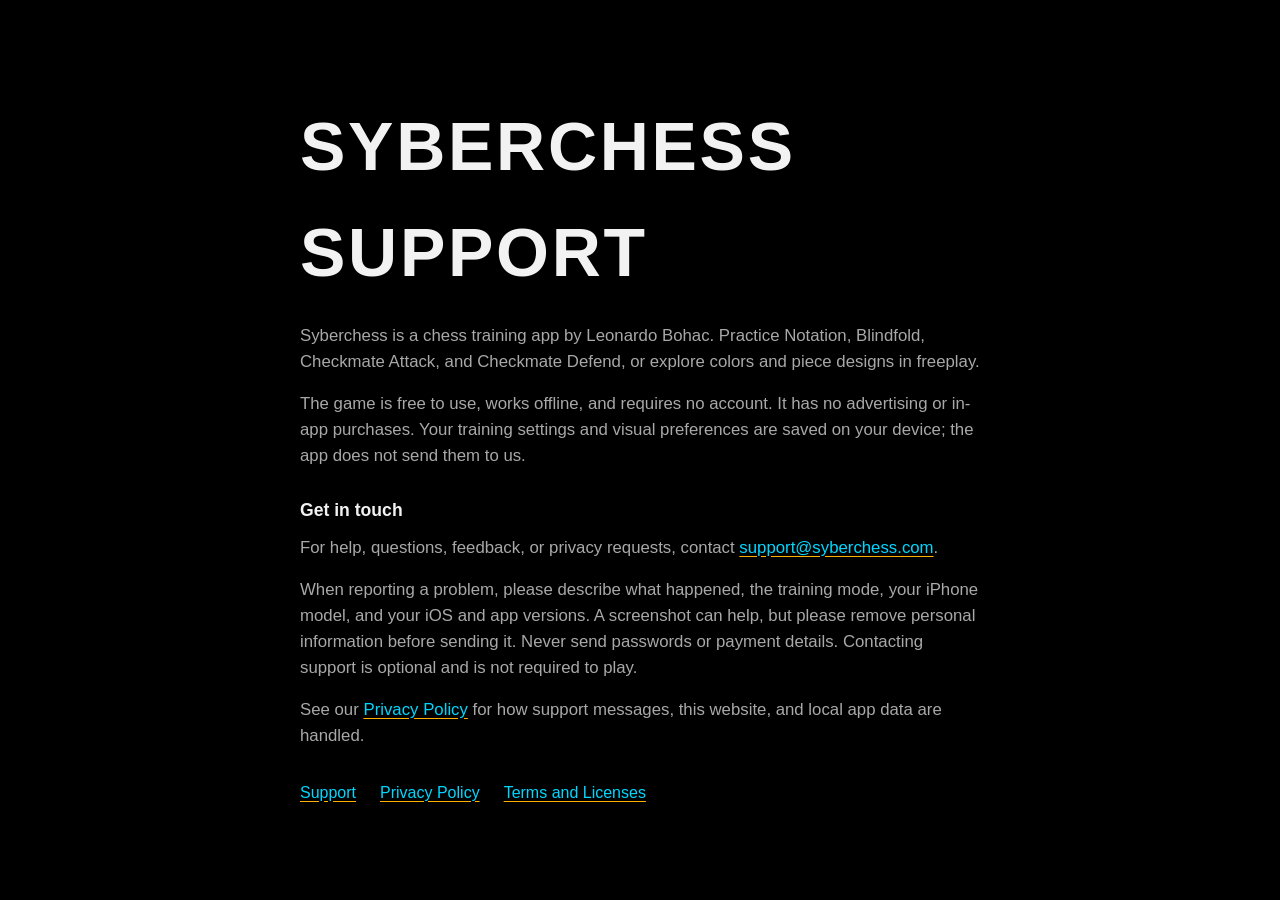
<file: index.html>
<!doctype html>
<html lang="en">
  <head>
    <meta charset="utf-8">
    <meta name="viewport" content="width=device-width, initial-scale=1">
    <title>Syberchess Support</title>
    <meta name="description" content="Support for Syberchess.">
    <link rel="canonical" href="https://leonardobohac.github.io/syberchess-support/">
    <link rel="stylesheet" href="style.css">
  </head>
  <body>
    <main>
<h1>Syberchess Support</h1>
      <p>
        Syberchess is a chess training app by
        Leonardo Bohac. Practice Notation, Blindfold, Checkmate Attack, and
        Checkmate Defend, or explore colors and piece designs in freeplay.
      </p>
      <p>
        The game is free to use, works offline, and requires no account. It has
        no advertising or in-app purchases. Your training settings and visual
        preferences are saved on your device; the app does not send them to us.
      </p>
      <h2>Get in touch</h2>
      <p>
        For help, questions, feedback, or privacy requests, contact
        <a href="mailto:support@syberchess.com">support@syberchess.com</a>.
      </p>
      <p>
        When reporting a problem, please describe what happened, the training
        mode, your iPhone model, and your iOS and app versions. A screenshot can
        help, but please remove personal information before sending it. Never
        send passwords or payment details. Contacting support is optional and
        is not required to play.
      </p>
      <p>
        See our <a href="privacy.html">Privacy Policy</a> for how support
        messages, this website, and local app data are handled.
      </p>
      <nav aria-label="Support and legal information">
        <a href="index.html">Support</a>
        <a href="privacy.html">Privacy Policy</a>
        <a href="terms.html">Terms and Licenses</a>
      </nav>
    </main>
  </body>
</html>
</file>
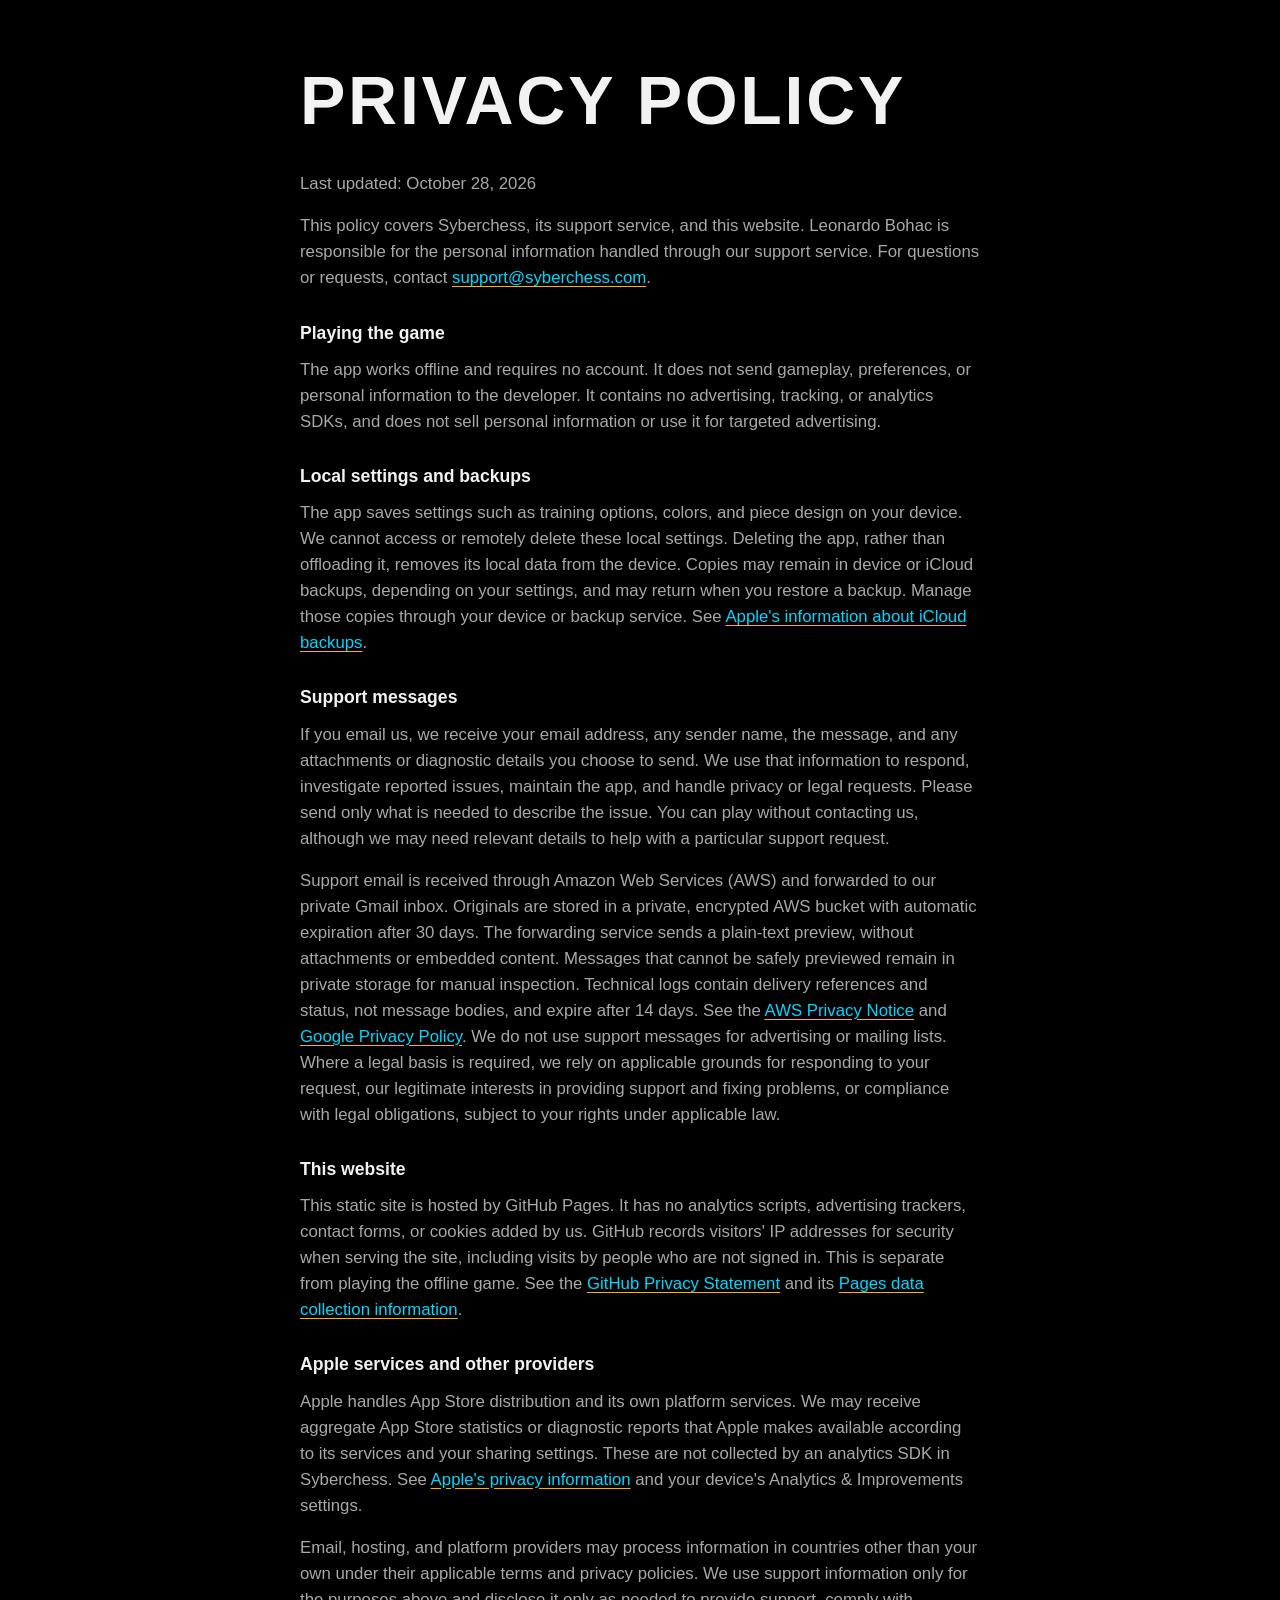
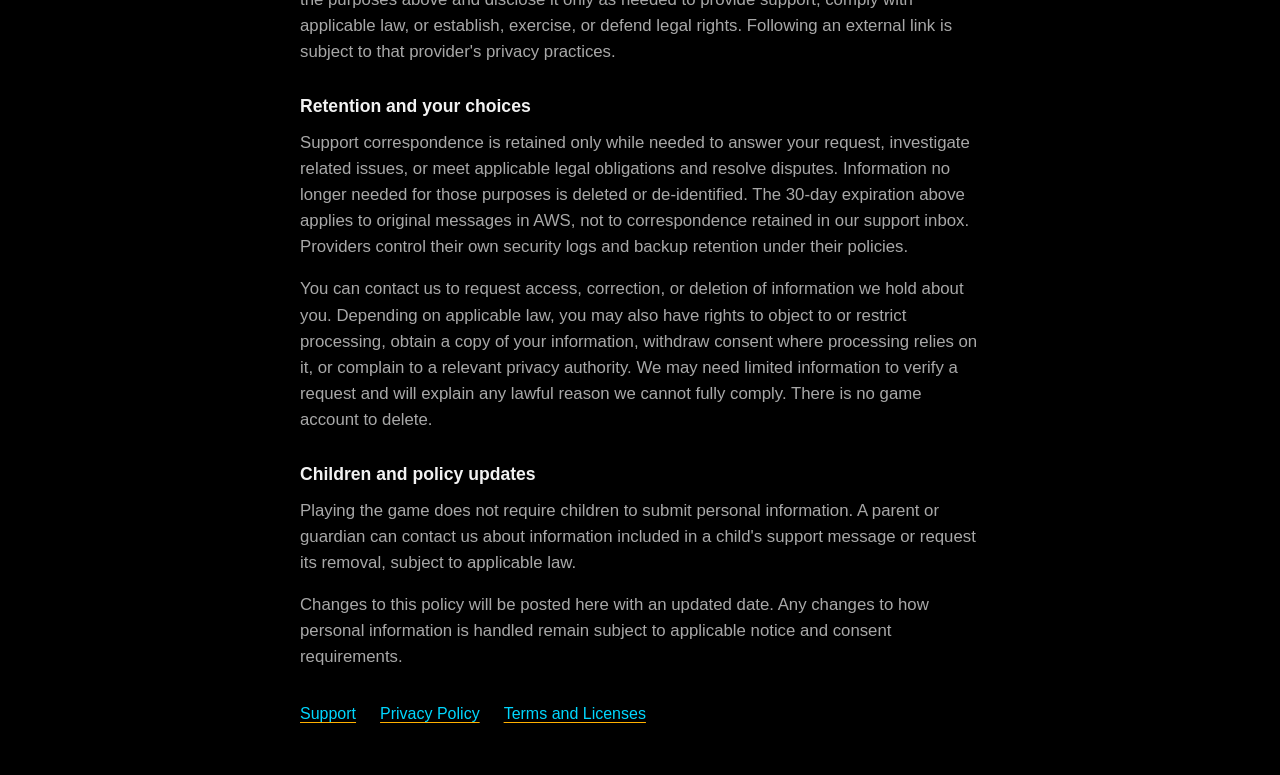
<file: privacy.html>
<!doctype html>
<html lang="en">
  <head>
    <meta charset="utf-8">
    <meta name="viewport" content="width=device-width, initial-scale=1">
    <title>Syberchess Privacy Policy</title>
    <meta name="description" content="Privacy information for the Syberchess app, support, and website.">
    <link rel="canonical" href="https://leonardobohac.github.io/syberchess-support/privacy.html">
    <link rel="stylesheet" href="style.css">
  </head>
  <body>
    <main>
<h1>Privacy Policy</h1>
      <p>Last updated: October 28, 2026</p>
      <p>
        This policy covers Syberchess, its
        support service, and this website. Leonardo Bohac is responsible for
        the personal information handled through our support service. For
        questions or requests, contact
        <a href="mailto:support@syberchess.com">support@syberchess.com</a>.
      </p>
      <h2>Playing the game</h2>
      <p>
        The app works offline and requires no account. It does not send
        gameplay, preferences, or personal information to the developer.
        It contains no advertising, tracking, or analytics SDKs, and does not
        sell personal information or use it for targeted advertising.
      </p>
      <h2>Local settings and backups</h2>
      <p>
        The app saves settings such as training options, colors, and piece
        design on your device. We cannot access or remotely delete these
        local settings. Deleting the app, rather than offloading it, removes
        its local data from the device. Copies may remain in device or iCloud
        backups, depending on your settings, and may return when you restore
        a backup. Manage those copies through your device or backup service.
        See <a href="https://support.apple.com/en-us/108770">Apple's information
        about iCloud backups</a>.
      </p>
      <h2>Support messages</h2>
      <p>
        If you email us, we receive your email address, any sender name, the
        message, and any attachments or diagnostic details you choose to send.
        We use that information to respond, investigate reported issues,
        maintain the app, and handle privacy or legal requests. Please send
        only what is needed to describe the issue. You can play without
        contacting us, although we may need relevant details to help with a
        particular support request.
      </p>
      <p>
        Support email is received through Amazon Web Services (AWS) and
        forwarded to our private Gmail inbox. Originals are stored in a
        private, encrypted AWS bucket with automatic expiration after 30 days.
        The forwarding service sends a plain-text preview, without attachments
        or embedded content. Messages that cannot be safely previewed remain
        in private storage for manual inspection. Technical logs contain
        delivery references and status, not message bodies, and expire after
        14 days. See the <a href="https://aws.amazon.com/privacy/">AWS Privacy
        Notice</a> and <a href="https://policies.google.com/privacy">Google
        Privacy Policy</a>.
        We do not use support messages for advertising or mailing lists.
        Where a legal basis is required, we rely on applicable grounds for
        responding to your request, our legitimate interests in providing
        support and fixing problems, or compliance with legal obligations,
        subject to your rights under applicable law.
      </p>
      <h2>This website</h2>
      <p>
        This static site is hosted by GitHub Pages. It has no analytics scripts,
        advertising trackers, contact forms, or cookies added by us. GitHub
        records visitors' IP addresses for security when serving the site,
        including visits by people who are not signed in. This is separate
        from playing the offline game. See the
        <a href="https://docs.github.com/en/site-policy/privacy-policies/github-general-privacy-statement">GitHub
        Privacy Statement</a> and its
        <a href="https://docs.github.com/en/pages/getting-started-with-github-pages/what-is-github-pages#data-collection">Pages
        data collection information</a>.
      </p>
      <h2>Apple services and other providers</h2>
      <p>
        Apple handles App Store distribution and its own platform services.
        We may receive aggregate App Store statistics or diagnostic reports
        that Apple makes available according to its services and your sharing
        settings. These are not collected by an analytics SDK in Syberchess.
        See <a href="https://www.apple.com/legal/privacy/">Apple's privacy
        information</a> and your device's Analytics &amp; Improvements settings.
      </p>
      <p>
        Email, hosting, and platform providers may process information in
        countries other than your own under their applicable terms and privacy
        policies. We use support information only for the purposes above and
        disclose it only as needed to provide support, comply with applicable
        law, or establish, exercise, or defend legal rights. Following an
        external link is subject to that provider's privacy practices.
      </p>
      <h2>Retention and your choices</h2>
      <p>
        Support correspondence is retained only while needed to answer your
        request, investigate related issues, or meet applicable legal
        obligations and resolve disputes. Information no longer needed for
        those purposes is deleted or de-identified. The 30-day expiration above
        applies to original messages in AWS, not to correspondence retained in
        our support inbox. Providers control their own
        security logs and backup retention under their policies.
      </p>
      <p>
        You can contact us to request access, correction, or deletion of
        information we hold about you. Depending on applicable law, you may
        also have rights to object to or restrict processing, obtain a copy
        of your information, withdraw consent where processing relies on it,
        or complain to a relevant privacy authority. We may need limited
        information to verify a request and will explain any lawful reason
        we cannot fully comply. There is no game account to delete.
      </p>
      <h2>Children and policy updates</h2>
      <p>
        Playing the game does not require children to submit personal
        information. A parent or guardian can contact us about information
        included in a child's support message or request its removal, subject
        to applicable law.
      </p>
      <p>
        Changes to this policy will be posted here with an updated date.
        Any changes to how personal information is handled remain subject to
        applicable notice and consent requirements.
      </p>
      <nav aria-label="Support and legal information">
        <a href="index.html">Support</a>
        <a href="privacy.html">Privacy Policy</a>
        <a href="terms.html">Terms and Licenses</a>
      </nav>
    </main>
  </body>
</html>
</file>
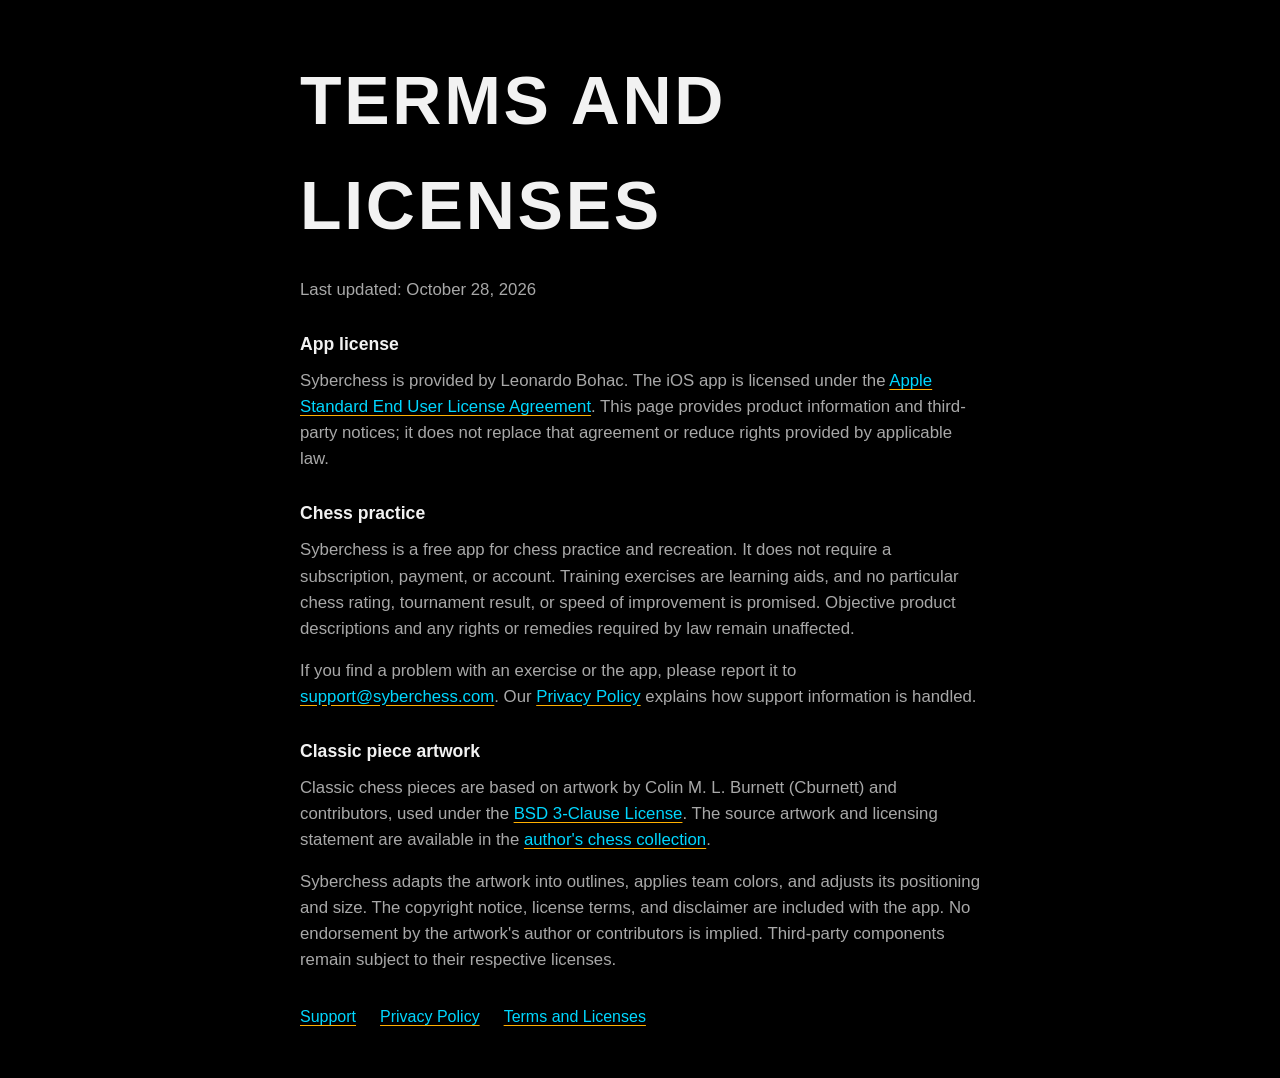
<file: terms.html>
<!doctype html>
<html lang="en">
  <head>
    <meta charset="utf-8">
    <meta name="viewport" content="width=device-width, initial-scale=1">
    <title>Syberchess Terms and Licenses</title>
    <meta name="description" content="App license, training information, and third-party artwork credits for Syberchess.">
    <link rel="canonical" href="https://leonardobohac.github.io/syberchess-support/terms.html">
    <link rel="stylesheet" href="style.css">
  </head>
  <body>
    <main>
<h1>Terms and Licenses</h1>
      <p>Last updated: October 28, 2026</p>
      <h2>App license</h2>
      <p>
        Syberchess is provided by Leonardo
        Bohac. The iOS app is licensed under the
        <a href="https://www.apple.com/legal/internet-services/itunes/dev/stdeula/">Apple
        Standard End User License Agreement</a>. This page provides product
        information and third-party notices; it does not replace that
        agreement or reduce rights provided by applicable law.
      </p>
      <h2>Chess practice</h2>
      <p>
        Syberchess is a free app for chess practice and recreation. It does
        not require a subscription, payment, or account. Training exercises
        are learning aids, and no particular chess rating, tournament result,
        or speed of improvement is promised. Objective product descriptions
        and any rights or remedies required by law remain unaffected.
      </p>
      <p>
        If you find a problem with an exercise or the app, please report it to
        <a href="mailto:support@syberchess.com">support@syberchess.com</a>.
        Our <a href="privacy.html">Privacy Policy</a> explains how support
        information is handled.
      </p>
      <h2>Classic piece artwork</h2>
      <p>
        Classic chess pieces are based on artwork by Colin M. L. Burnett
        (Cburnett) and contributors, used under the
        <a href="licenses/cburnett-BSD-3-Clause.txt">BSD 3-Clause License</a>.
        The source artwork and licensing statement are available in the
        <a href="https://en.wikipedia.org/wiki/User:Cburnett/GFDL_images/Chess">author's
        chess collection</a>.
      </p>
      <p>
        Syberchess adapts the artwork into outlines, applies team colors, and
        adjusts its positioning and size. The copyright notice, license terms,
        and disclaimer are included with the app. No endorsement by the
        artwork's author or contributors is implied. Third-party components
        remain subject to their respective licenses.
      </p>
      <nav aria-label="Support and legal information">
        <a href="index.html">Support</a>
        <a href="privacy.html">Privacy Policy</a>
        <a href="terms.html">Terms and Licenses</a>
      </nav>
    </main>
  </body>
</html>
</file>
<file: style.css>
:root {
  color-scheme: dark;
  --bg: #000;
  --fg: #f2f2f2;
  --muted: #a8a8a8;
  --cyan: #00d7ff;
  --orange: #ffb000;
}

* {
  box-sizing: border-box;
}

body {
  margin: 0;
  min-height: 100vh;
  display: grid;
  place-items: center;
  background: var(--bg);
  color: var(--fg);
  font-family: -apple-system, BlinkMacSystemFont, "Helvetica Neue", Arial, sans-serif;
  line-height: 1.55;
}

main {
  width: min(680px, calc(100vw - 48px));
  padding: 48px 0;
}

h1 {
  margin: 0 0 18px;
  font-size: clamp(2rem, 8vw, 4.25rem);
  letter-spacing: 0.04em;
  text-transform: uppercase;
}

h2 {
  margin: 28px 0 10px;
  font-size: 1.1rem;
  color: var(--fg);
}

p {
  margin: 0 0 16px;
  color: var(--muted);
  font-size: 1.05rem;
}

a {
  color: var(--cyan);
  text-decoration-color: var(--orange);
  text-underline-offset: 0.2em;
}

nav { margin-top: 32px; display: flex; flex-wrap: wrap; gap: 10px 24px; }
a { overflow-wrap: anywhere; }
h1 { overflow-wrap: anywhere; }
</file>
